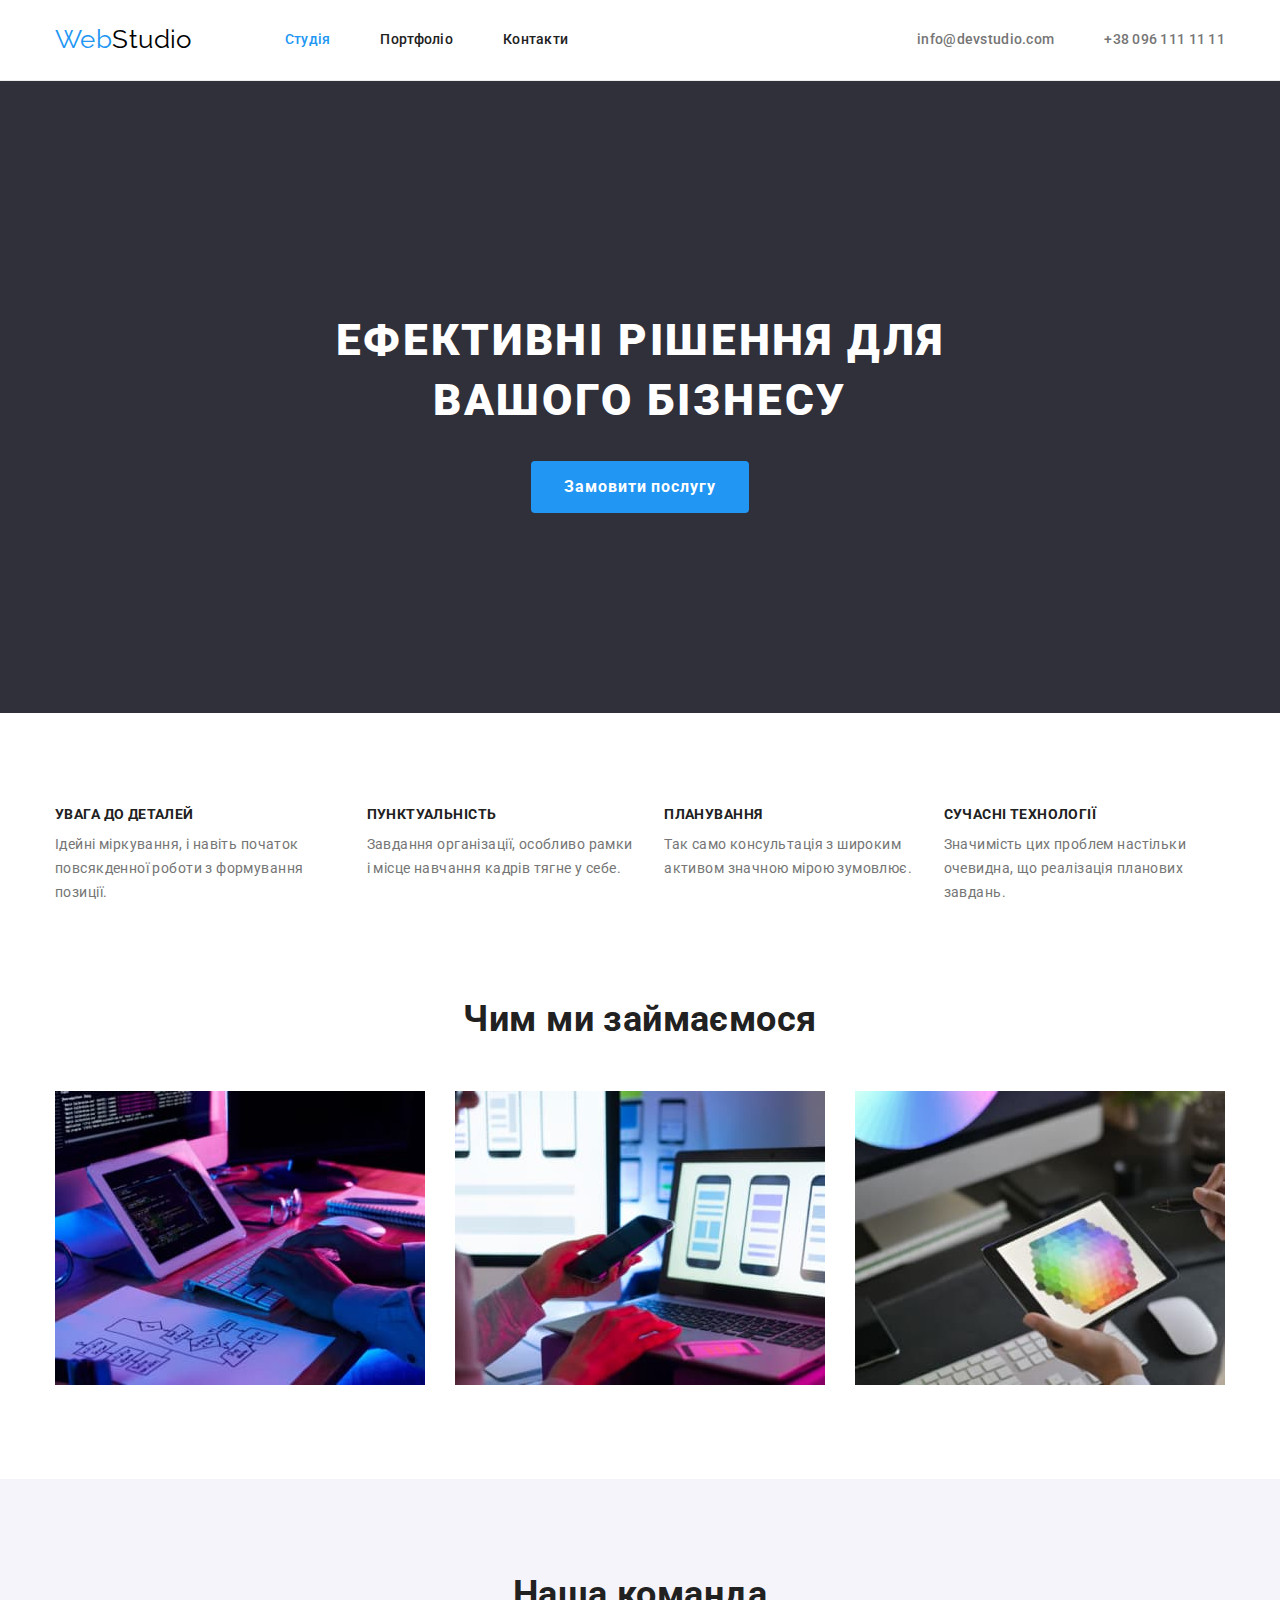
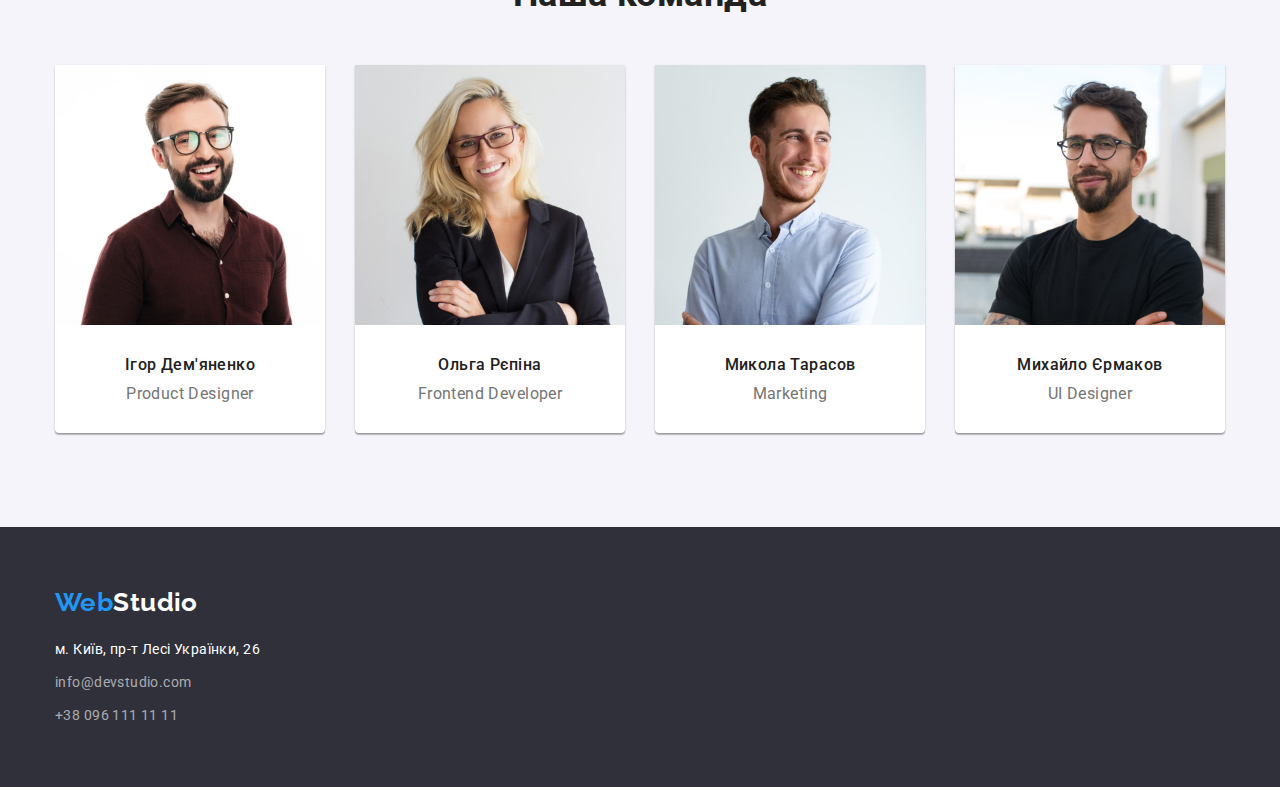
<file: index.html>
<!DOCTYPE html>
<html lang="uk">
  <head>
    <meta charset="UTF-8" />
    <meta http-equiv="X-UA-Compatible" content="IE=edge" />
    <meta name="viewport" content="width=device-width, initial-scale=1.0" />
    <title>Студія</title>
    <link
      href="https://fonts.googleapis.com/css2?family=Raleway:wght@700;900&family=Roboto:wght@400;500;700;900&display=swap"
      rel="stylesheet"
    />
    <link
      rel="stylesheet"
      href="https://cdnjs.cloudflare.com/ajax/libs/modern-normalize/1.1.0/modern-normalize.min.css"
    />
    <link rel="stylesheet" href="./css/styles.css" />
  </head>
  <body>
    <!--Logo line-->
    <header class="header">
      <div class="conteiner header-flex">
        <a class="logo" href="./index.html"
          >Web<span class="web">Studio</span></a
        >
        <nav class="main-nav">
          <!--Site nav-->
          <ul class="site-nav list">
            <li class="item">
              <a href="./index.html" class="link current">Студія</a>
            </li>
            <li class="item">
              <a href="./portfolio.html" class="link">Портфоліо</a>
            </li>
            <li class="item">
              <a href="#" class="link">Контакти</a>
            </li>
          </ul>
        </nav>
        <ul class="contacts list">
          <li class="item">
            <a href="mailto:info@devstudio.com" class="link"
              >info@devstudio.com</a
            >
          </li>
          <li class="item">
            <a href="tel:+380961111111" class="link">+38 096 111 11 11</a>
          </li>
        </ul>
      </div>
    </header>
    <main>
      <!--Hero-->
      <section class="section hero">
        <div class="conteiner">
          <h1 class="hero-title">Ефективні рішення для вашого бізнесу</h1>
          <button type="button" class="button primary">Замовити послугу</button>
        </div>
      </section>
      <!--Features-->
      <section class="section">
        <div class="conteiner">
          <h2 class="title-hidden">Особливості</h2>
          <ul class="feature-list list">
            <li class="item">
              <h3 class="title">Увага до деталей</h3>
              <p class="text">
                Ідейні міркування, і навіть початок повсякденної роботи з
                формування позиції.
              </p>
            </li>
            <li class="item">
              <h3 class="title">Пунктуальність</h3>
              <p class="text">
                Завдання організації, особливо рамки і місце навчання кадрів
                тягне у себе.
              </p>
            </li>
            <li class="item">
              <h3 class="title">Планування</h3>
              <p class="text">
                Так само консультація з широким активом значною мірою зумовлює.
              </p>
            </li>
            <li class="item">
              <h3 class="title">Сучасні технології</h3>
              <p class="text">
                Значимість цих проблем настільки очевидна, що реалізація
                планових завдань.
              </p>
            </li>
          </ul>
        </div>
      </section>
      <!--Work options-->
      <section class="section no-padding">
        <div class="conteiner">
          <h2 class="section-title">Чим ми займаємося</h2>
          <ul class="work-list list">
            <li class="item">
              <img
                src="./images/photo5.jpg"
                alt="Людина працює за комп'ютером"
              />
            </li>
            <li class="item">
              <img
                src="./images/photo6.jpg"
                alt="Людина на моніторі розглядає варіанти розмітки сайтів для мобільних пристроїв"
              />
            </li>
            <li class="item">
              <img
                src="./images/photo7.jpg"
                alt="Людина розглядає на планшеті палітру кольорів"
              />
            </li>
          </ul>
        </div>
      </section>
      <!--Our team-->
      <section class="section team">
        <div class="conteiner">
          <h2 class="section-title">Наша команда</h2>
          <ul class="team-list list">
            <li class="item">
              <img
                src="./images/photo1.jpg"
                alt="Хлопець в окулярах та бородою щиро посміхається"
              />
              <div class="team-content">
                <h3 class="title">Ігор Дем'яненко</h3>
                <p class="text">Product Designer</p>
              </div>
            </li>
            <li class="item">
              <img
                src="./images/photo2.jpg"
                alt="Білява дівчина посміхається"
              />
              <div class="team-content">
                <h3 class="title">Ольга Рєпіна</h3>
                <p class="text">Frontend Developer</p>
              </div>
            </li>
            <li class="item">
              <img
                src="./images/photo3.jpg"
                alt="Хлопець в білій сорочці посміхається"
              />
              <div class="team-content">
                <h3 class="title">Микола Тарасов</h3>
                <p class="text">Marketing</p>
              </div>
            </li>
            <li class="item">
              <img
                src="./images/photo4.jpg"
                alt="Чорнявий хлопець в окулярах та борідкою посміхається "
              />
              <div class="team-content">
                <h3 class="title">Михайло Єрмаков</h3>
                <p class="text">UI Designer</p>
              </div>
            </li>
          </ul>
        </div>
      </section>
    </main>
    <!--Footer-->
    <footer class="section-basement">
      <div class="conteiner">
        <a class="logo-secondari" href="./index.html"
          >Web<span class="web-secondari">Studio</span></a
        >
        <!--Address-->
        <address>
          <ul class="address list">
            <li class="map-link">
              <a
                href="https://goo.gl/maps/CPtrU1FHBa2aNyZL9"
                target="_blank"
                rel="noopener noreferrer nofollow"
                class="link"
                >м. Київ, пр-т Лесі Українки, 26</a
              >
            </li>
            <li class="mail-link">
              <a href="mailto:info@devstudio.com" class="link"
                >info@devstudio.com</a
              >
            </li>
            <li class="tel-link">
              <a href="tel:+380961111111" class="link">+38 096 111 11 11</a>
            </li>
          </ul>
        </address>
      </div>
    </footer>
  </body>
</html>
</file>
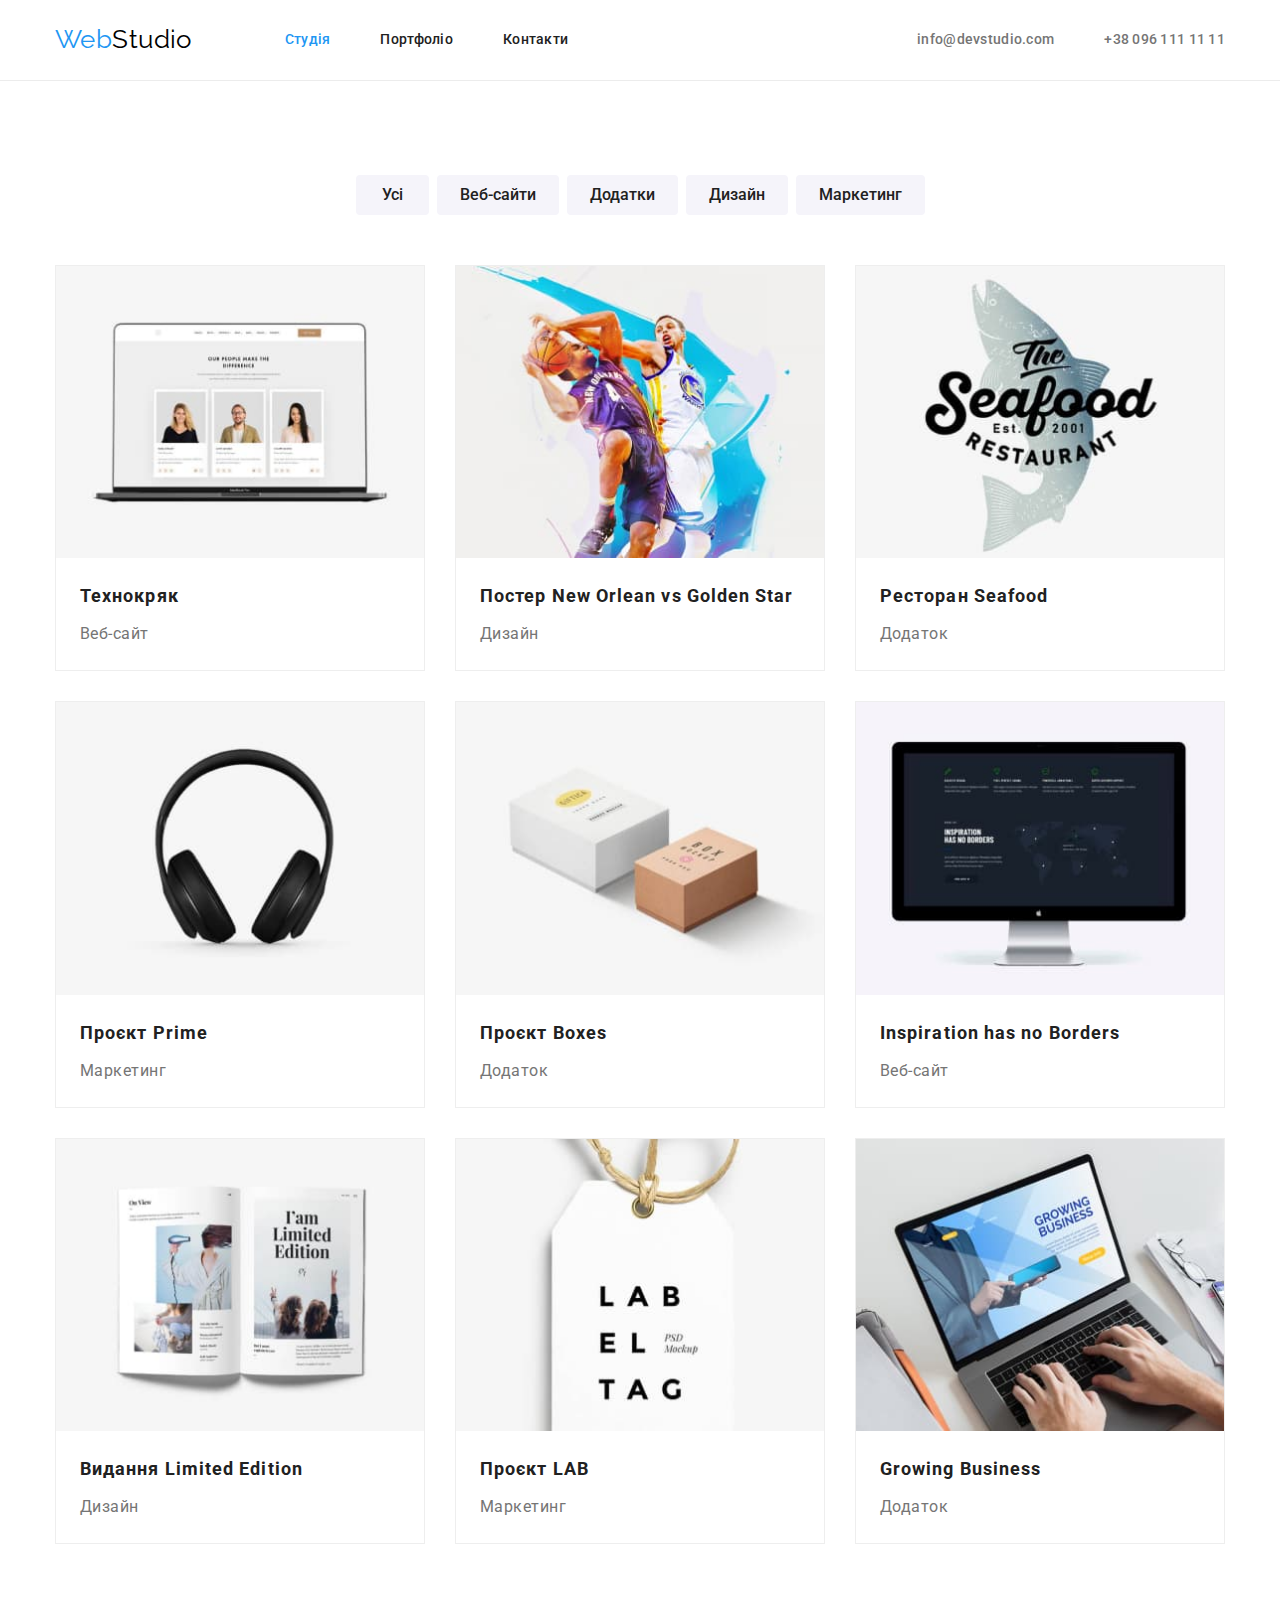
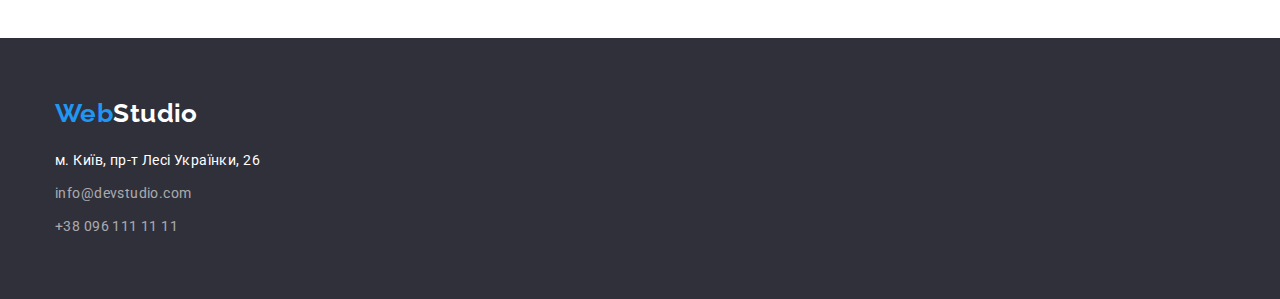
<file: portfolio.html>
<!DOCTYPE html>
<html lang="uk">
  <head>
    <meta charset="UTF-8" />
    <meta http-equiv="X-UA-Compatible" content="IE=edge" />
    <meta name="viewport" content="width=device-width, initial-scale=1.0" />
    <title>Студія</title>
    <link
      href="https://fonts.googleapis.com/css2?family=Raleway:wght@700;900&family=Roboto:wght@400;500;700;900&display=swap"
      rel="stylesheet"
    />
    <link
      rel="stylesheet"
      href="https://cdnjs.cloudflare.com/ajax/libs/modern-normalize/1.1.0/modern-normalize.min.css"
    />
    <link rel="stylesheet" href="./css/styles.css" />
  </head>
  <body>
    <!--Logo line-->
    <header class="header">
      <div class="conteiner header-flex">
        <a class="logo" href="./index.html"
          >Web<span class="web">Studio</span></a
        >
        <nav class="main-nav">
          <!--Site nav-->
          <ul class="site-nav list">
            <li class="item">
              <a href="./index.html" class="link current">Студія</a>
            </li>
            <li class="item">
              <a href="./portfolio.html" class="link">Портфоліо</a>
            </li>
            <li class="item">
              <a href="#" class="link">Контакти</a>
            </li>
          </ul>
        </nav>
        <ul class="contacts list">
          <li class="item">
            <a href="mailto:info@devstudio.com" class="link"
              >info@devstudio.com</a
            >
          </li>
          <li class="item">
            <a href="tel:+380961111111" class="link">+38 096 111 11 11</a>
          </li>
        </ul>
      </div>
    </header>
    <main>
      <!--Filters-->
      <section class="section">
        <div class="conteiner">
          <h1 class="title-hidden">Портфоліо</h1>
          <ul class="filter list">
            <li class="item">
              <button type="button" class="button secondary">
                <a>Усі</a>
              </button>
            </li>
            <li class="item">
              <button type="button" class="button secondary">
                <a>Веб-сайти</a>
              </button>
            </li>
            <li class="item">
              <button type="button" class="button secondary">
                <a>Додатки</a>
              </button>
            </li>
            <li class="item">
              <button type="button" class="button secondary">
                <a>Дизайн</a>
              </button>
            </li>
            <li class="item">
              <button type="button" class="button secondary">
                <a>Маркетинг</a>
              </button>
            </li>
          </ul>
          <!--Projects-->
          <ul class="project list">
            <li class="item">
              <a href="#" class="link">
                <img src="./images/project1.jpg" alt="Відкритий ноутбук" />
                <div class="content">
                  <h3 class="title">Технокряк</h3>
                  <p class="text">Веб-сайт</p>
                </div></a
              >
            </li>
            <li class="item">
              <a href="#" class="link">
                <img
                  src="./images/project2.jpg"
                  alt="Два баскетболіста стрибають"
                />
                <div class="content">
                  <h3 class="title">Постер New Orlean vs Golden Star</h3>
                  <p class="text">Дизайн</p>
                </div>
              </a>
            </li>
            <li class="item">
              <a href="#" class="link">
                <img
                  src="./images/project3.jpg"
                  alt="Логотип рибного ресторану"
                />
                <div class="content">
                  <h3 class="title">Ресторан Seafood</h3>
                  <p class="text">Додаток</p>
                </div>
              </a>
            </li>
            <li class="item">
              <a href="#" class="link">
                <img
                  src="./images/project4.jpg"
                  alt="Навушники закритого типу"
                />
                <div class="content">
                  <h3 class="title">Проєкт Prime</h3>
                  <p class="text">Маркетинг</p>
                </div>
              </a>
            </li>
            <li class="item">
              <a href="#" class="link">
                <img src="./images/project5.jpg" alt="Дві картонні коробки" />
                <div class="content">
                  <h3 class="title">Проєкт Boxes</h3>
                  <p class="text">Додаток</p>
                </div>
              </a>
            </li>
            <li class="item">
              <a href="#" class="link">
                <img
                  src="./images/project6.jpg"
                  alt="Сайт зображений на моноблоці Apple iMac"
                />
                <div class="content">
                  <h3 class="title">Inspiration has no Borders</h3>
                  <p class="text">Веб-сайт</p>
                </div>
              </a>
            </li>
            <li class="item">
              <a href="#" class="link">
                <img src="./images/project7.jpg" alt="Розгорнутий журнал" />
                <div class="content">
                  <h3 class="title">Видання Limited Edition</h3>
                  <p class="text">Дизайн</p>
                </div>
              </a>
            </li>
            <li class="item">
              <a href="#" class="link">
                <img
                  src="./images/project8.jpg"
                  alt="Бумажний ярлик з написом"
                />
                <div class="content">
                  <h3 class="title">Проєкт LAB</h3>
                  <p class="text">Маркетинг</p>
                </div>
              </a>
            </li>
            <li class="item">
              <a href="#" class="link">
                <img
                  src="./images/project9.jpg"
                  alt="Людина працює на ноутбуці"
                />
                <div class="content">
                  <h3 class="title">Growing Business</h3>
                  <p class="text">Додаток</p>
                </div>
              </a>
            </li>
          </ul>
        </div>
      </section>
    </main>
    <!--Footer-->
    <footer class="section-basement">
      <div class="conteiner">
        <a class="logo-secondari" href="./index.html"
          >Web<span class="web-secondari">Studio</span></a
        >
        <!--Address-->
        <address>
          <ul class="address list">
            <li class="map-link">
              <a
                href="https://goo.gl/maps/CPtrU1FHBa2aNyZL9"
                target="_blank"
                rel="noopener noreferrer nofollow"
                class="link"
                >м. Київ, пр-т Лесі Українки, 26</a
              >
            </li>
            <li class="mail-link">
              <a href="mailto:info@devstudio.com" class="link"
                >info@devstudio.com</a
              >
            </li>
            <li class="tel-link">
              <a href="tel:+380961111111" class="link">+38 096 111 11 11</a>
            </li>
          </ul>
        </address>
      </div>
    </footer>
  </body>
</html>
</file>
<file: css/styles.css>
/* цвет основного текста #212121 */
/* вторичный цвет текста #757575 */
/* белый #FFFFFF */
/* акцент #2196F3 */
/* цвет ссылок подвала rgba(255, 255, 255, 0.6) */
/* цвет кнопок поротфолио #F5F4FA */
/* цвет активной кнопки #188CE8 */
/* фон шапки и подвала #2F303A */
/* цвет обводки карточек #EEEEEE */

:root {
    --primary-text-color: #212121;
    --title-text-color: #757575;
    --basement-text-color: rgba(255, 255, 255, 0.6);
    --white-color: #FFFFFF;
    --black-color: #000000;
    --accent-color: #2196F3;
    --primary-btn-color: #F5F4FA;
    --activ-btn-color: #188CE8;
    --hero-bcgnd-color: #2F303A;
    --head-bcgnd-color: #ECECEC;
    --border-color: #EEEEEE;
}

body {
    font-family: 'Roboto', sans-serif;
    font-size: 14px;
    letter-spacing: 0.03em;
    color: var(--primary-text-color);

    background-color: var(--white-color);
}

.section {
    padding-top: 94px;
    padding-bottom: 94px;
}

.header {
    padding-top: 0;
    padding-bottom: 0;
    border-bottom-width: 1px;
    border-bottom-style: solid;
    border-bottom-color: var(--head-bcgnd-color);
}

.section.no-padding {
    padding-top: 0;
}

.conteiner {
    width: 1200px;
    padding-left: 15px;
    padding-right: 15px;
    margin: 0 auto;
}

.list {
    list-style: none;
    padding: 0;
    margin: 0;
}

img {
    display: block;
    max-width: 100%;
    height: auto;
}

/* Logo line */

.header-flex {
    display: flex;
}

.main-nav {
    display: flex;
    align-items: center;
    margin-right: auto;
}

.logo {
    display: inline-block;
    font-family: 'Raleway';
    font-size: 26px;
    line-height: 1.19;
    text-decoration: none;
    color: var(--accent-color);

    margin-right: 93px;
    padding-top: 24px;
    padding-bottom: 25px;
}

.web {
    text-decoration: none;
    color: var(--black-color);
}

/* Site nav */

.site-nav {
    display: flex;
}

.site-nav .item:not(:last-child) {
    margin-right: 50px;
}

.site-nav .link {
    display: block;
    font-style: normal;
    font-weight: 500;
    font-size: 14px;
    line-height: 1.14;
    letter-spacing: 0.02em;
    text-decoration: none;
    color: var(--primary-text-color);

    padding-top: 32px;
    padding-bottom: 32px;
}

.site-nav .link:hover, 
.site-nav .link:focus {
    font-style: normal;
    font-weight: 500;
    font-size: 14px;
    line-height: 1.14;
    letter-spacing: 0.02em;
    color: var(--accent-color);
}

.site-nav .link.current {
    font-weight: 500;
    line-height: 1.14;
    letter-spacing: 0.02em;
    color: var(--accent-color);
}

.contacts {
    display: flex;
}

.contacts .item:not(:last-child) {
    margin-right: 50px;
}

.contacts .link {
    display: block;
    font-weight: 500;
    font-size: 14px;
    line-height: 1.14;
    letter-spacing: 0.02em;
    text-decoration: none;
    color: var(--title-text-color);

    padding-top: 32px;
    padding-bottom: 32px;
}

.contacts .link:hover,
.contacts .link:focus {
    font-weight: 500;
    font-size: 14px;
    line-height: 1.14;
    letter-spacing: 0.02em;
    color: var(--accent-color);
}

/* Hero */

.section.hero {
    text-align: center;
    background-color: var(--hero-bcgnd-color);

    padding-top: 200px;
    padding-bottom: 200px;
}

.hero-title {
    font-weight: 900;
    font-size: 44px;
    line-height: 1.36;
    letter-spacing: 0.06em;
    text-transform: uppercase;
   
    color: var(--white-color);

    width: 696px;
    margin: 30px auto;
}

/* Features */

.feature-list {
    display: flex;

}

.feature-list .item {
    width: calc((100%-90)/4);
}

.feature-list .item:not(:last-child) {
    margin-right: 30px;
}

.feature-list .title {
    font-weight: 700;
    font-size: 14px;
    line-height: 1.14;
    text-transform: uppercase;

    margin-top: 0;
    margin-bottom: 10px;
}

.feature-list .text {
    font-weight: 400;
    line-height: 1.71;
    color: var(--title-text-color);

    margin-top: 0;
    margin-bottom: 0;
}

.title-hidden {
    position: absolute;
    white-space: nowrap;
    width: 1px;
    height: 1px;
    overflow: hidden;
    border: 0;
    clip: rect(0 0 0 0);
    clip-path: inset(50%);
    margin: -1px;
}

/* Work options */

.section-title {
    font-size: 36px;
    line-height: 1.17;
    
    text-align: center;
    margin-top: 0;
    margin-bottom: 50px;
}

.work-list {
    display: flex;
    justify-content: center;
}

.work-list .item:not(:last-child) {
    margin-right: 30px;
}


/* Our team */

.team {
    background-color: var(--primary-btn-color);
}

.team-list {
    display: flex;
    
}

.team-list .item {
    background: var(--white-color);

    margin-top: 0;
    margin-bottom: 0;
    box-shadow: 0px 1px 3px rgba(0, 0, 0, 0.12), 0px 1px 1px rgba(0, 0, 0, 0.14), 0px 2px 1px rgba(0, 0, 0, 0.2);
    border-radius: 0px 0px 4px 4px;
}

.team-list .item:not(:last-child) {
    margin-right: 30px;
}

.team-list img {

}

.team-list .title {
    font-weight: 500;
    font-size: 16px;
    line-height: 1.19;
    text-align: center;

    margin-top: 0;
    margin-bottom: 10px;
}

.team-list .text {
    font-size: 16px;
    line-height: 1.19;
    text-align: center;
    color: var(--title-text-color);

    margin-top: 0;
    margin-bottom: 0;
}

.team-list .team-content {
    padding-top: 30px;
    padding-bottom: 30px;
}

/* Button */

.button {
    border: 1px solid transparent;
    color: var(--white-color);
    background-color: var(--accent-color);
}

.button.primary {
    font-weight: 700;
    font-size: 16px;
    line-height: 1.88;
    letter-spacing: 0.06em;
    color: var(--white-color);

    padding: 10px 32px;
    border-radius: 4px;
    background-color: var(--accent-color);
}

.button.primary:hover,
.button.primary:focus {
    font-weight: 700;
    font-size: 16px;
    line-height: 1.88;
    letter-spacing: 0.06em;
    color: var(--white-color);
    background-color: var(--activ-btn-color);
    cursor: pointer;
}

.button.secondary {
    font-weight: 500;
    font-size: 16px;
    line-height: 1.62;
    color: var(--primary-text-color);
    background-color: var(--primary-btn-color);

    padding: 6px 22px;
    min-width: 73px;
    border-radius: 4px;
}

.button.secondary:hover,
.button.secondary:focus {
    font-weight: 500;
    font-size: 16px;
    line-height: 1.62;
    color: var(--white-color);
    background-color: var(--accent-color);
    cursor: pointer;
}

/* Filters */

.filter {
    display: flex;
    justify-content: center;
    margin: 0;
    padding-bottom: 50px;
}

.filter .item:not(:last-child) {
    margin-right: 8px;
}

/* Projects */

.project {
    display: flex;
    flex-wrap: wrap;
}

.project .item {
    width: 370px;
    margin-right: 30px;
    margin-bottom: 30px;
    background-color: var(--white-color);
    border: 1px solid var(--border-color)
}

.project .item:nth-child(3n) {
    margin-right: 0;
}

.project .item:nth-last-child(-n + 3) {
    margin-bottom: 0;
}

.project .link {
    display: flex;
    flex-direction: column;
    text-decoration: none;
}

.project .title {
    font-size: 18px;
    line-height: 2; 
    letter-spacing: 0.06em;
    color: var(--primary-text-color);
    margin-top: 0px;
    margin-bottom: 4px;
}

.project .text {
    font-size: 16px;
    line-height: 2;
    letter-spacing: 0.03em;
    color: var(--title-text-color);
    margin: 0;
}

.project .content {
    padding: 20px 24px 20px 24px;
}

/* Footer */

.section-basement {
    padding-top: 60px;
    padding-bottom: 60px;
    background-color: var(--hero-bcgnd-color);
}

.logo-secondari {
    display: inline-block;
    font-family: 'Raleway';
    font-weight: 700;
    font-size: 26px;
    line-height: 1.19;
    color: var(--accent-color);
    text-decoration: none;

    margin-top: 0;
    margin-bottom: 20px;
}

.web-secondari {color: var(--white-color)}

/* Adress */

.address .map-link .link {
    line-height: 1.71;
    color: var(--white-color);
}

.address .map-link {
    margin-top: 0;
    margin-bottom: 9px;
}

.address .mail-link {
    margin-top: 0;
    margin-bottom: 9px;
}

.address .tel-link .link {
    margin-bottom: 0;
}

.address .link {
    display: inline-block;
    font-style: normal;
    line-height: 1.71;
    color: var(--basement-text-color);
    text-decoration: none;
}
</file>
